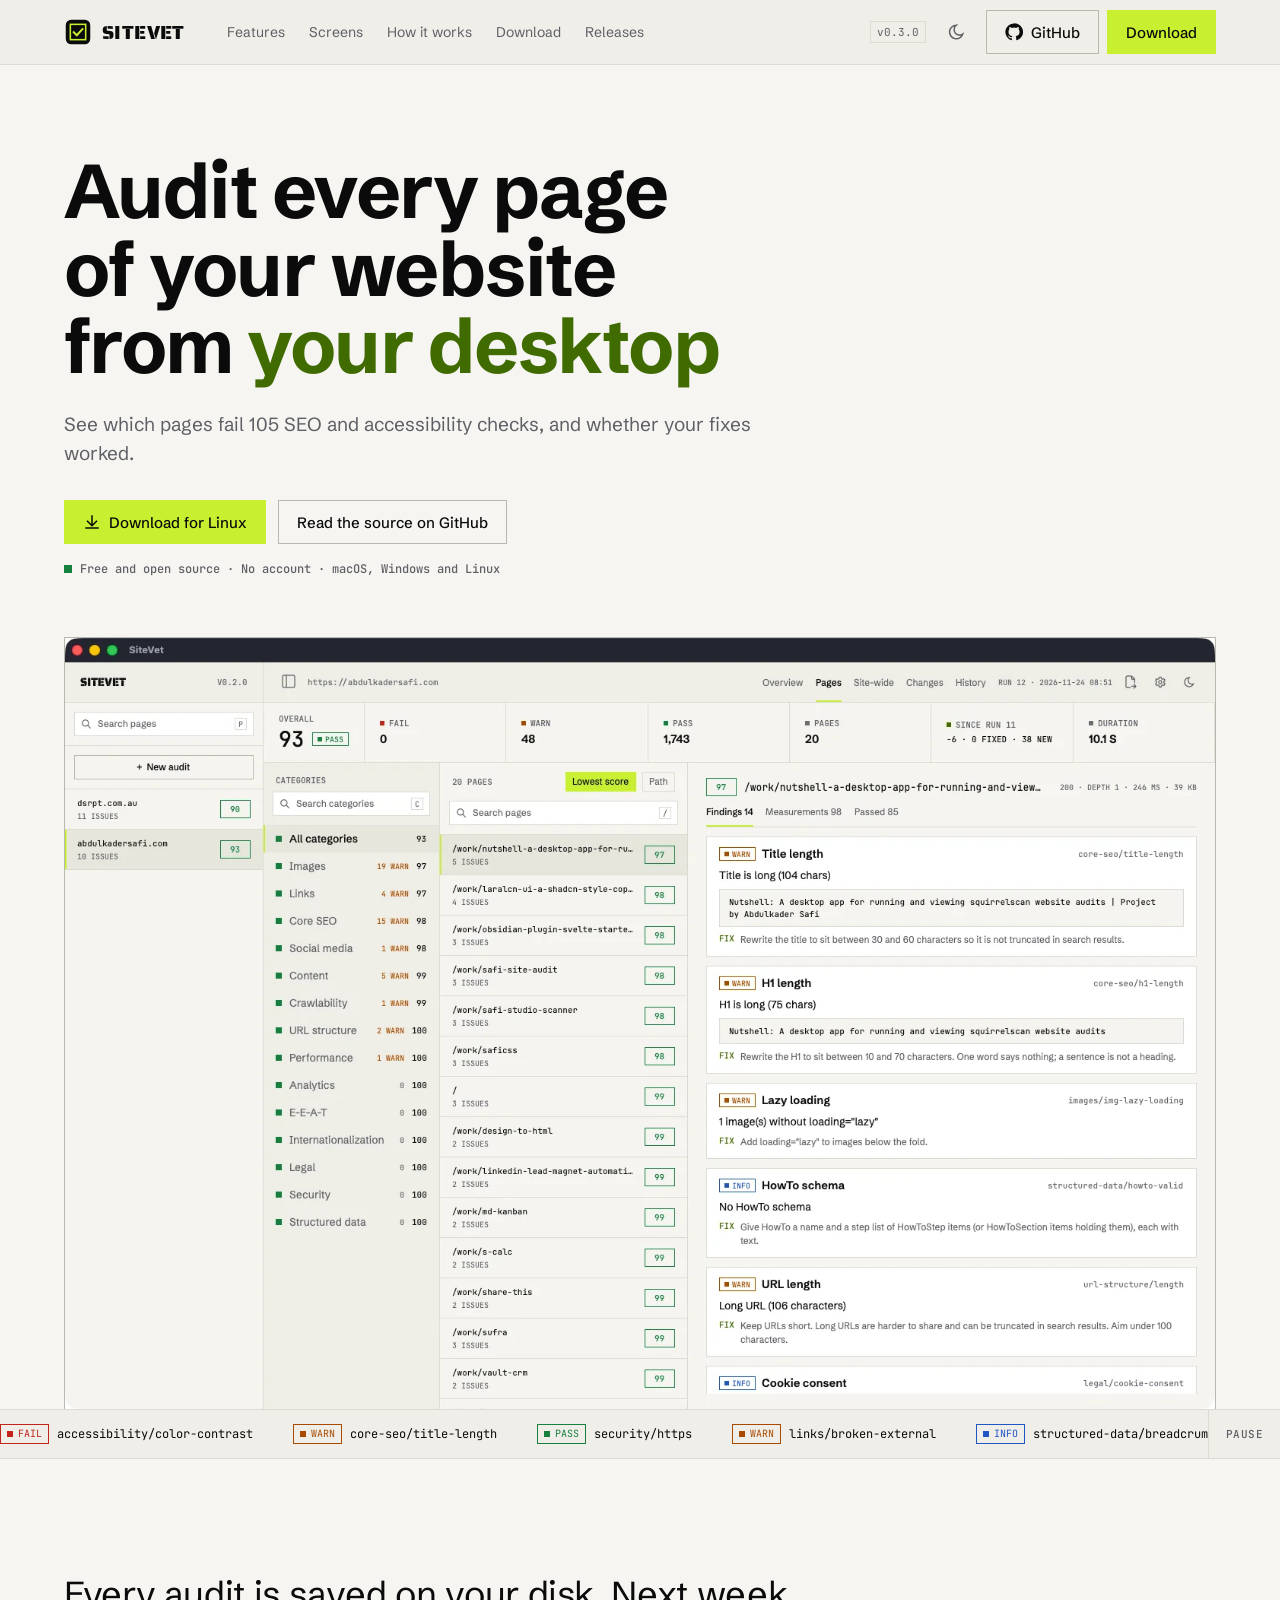
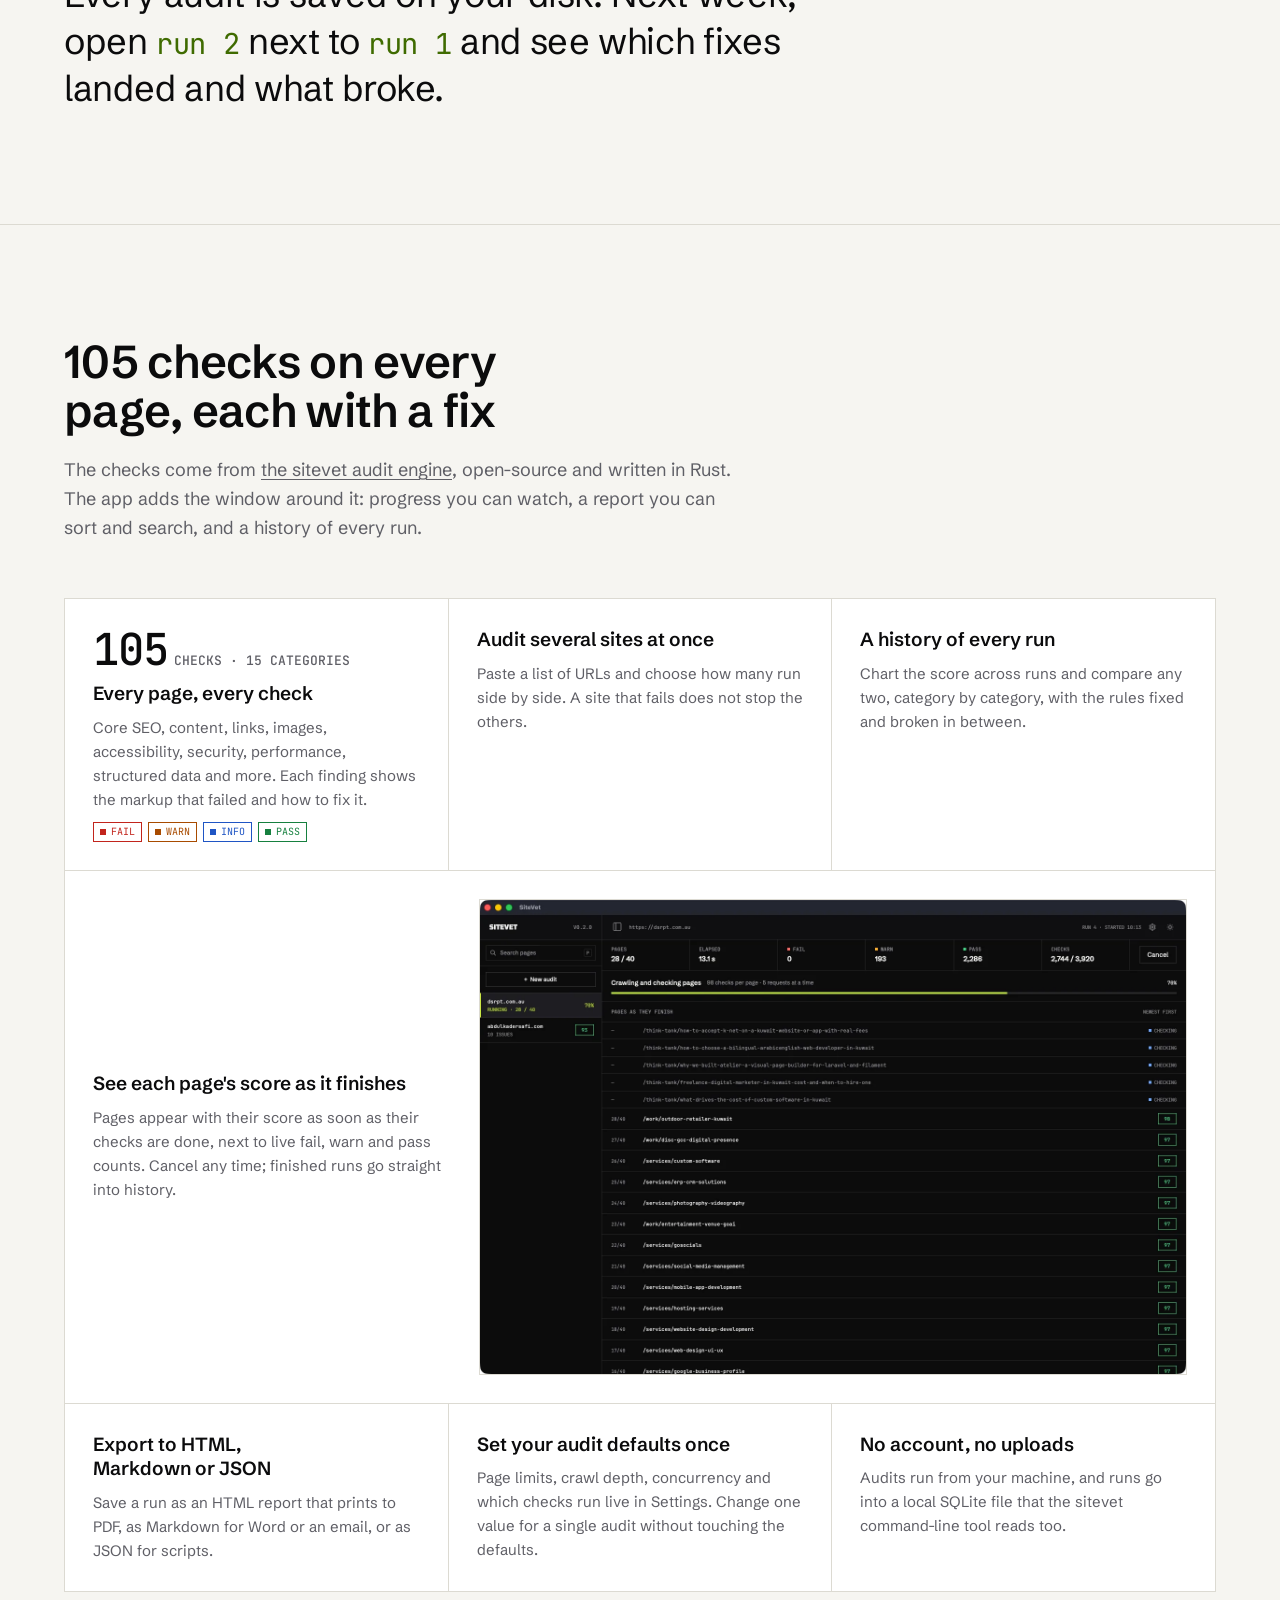
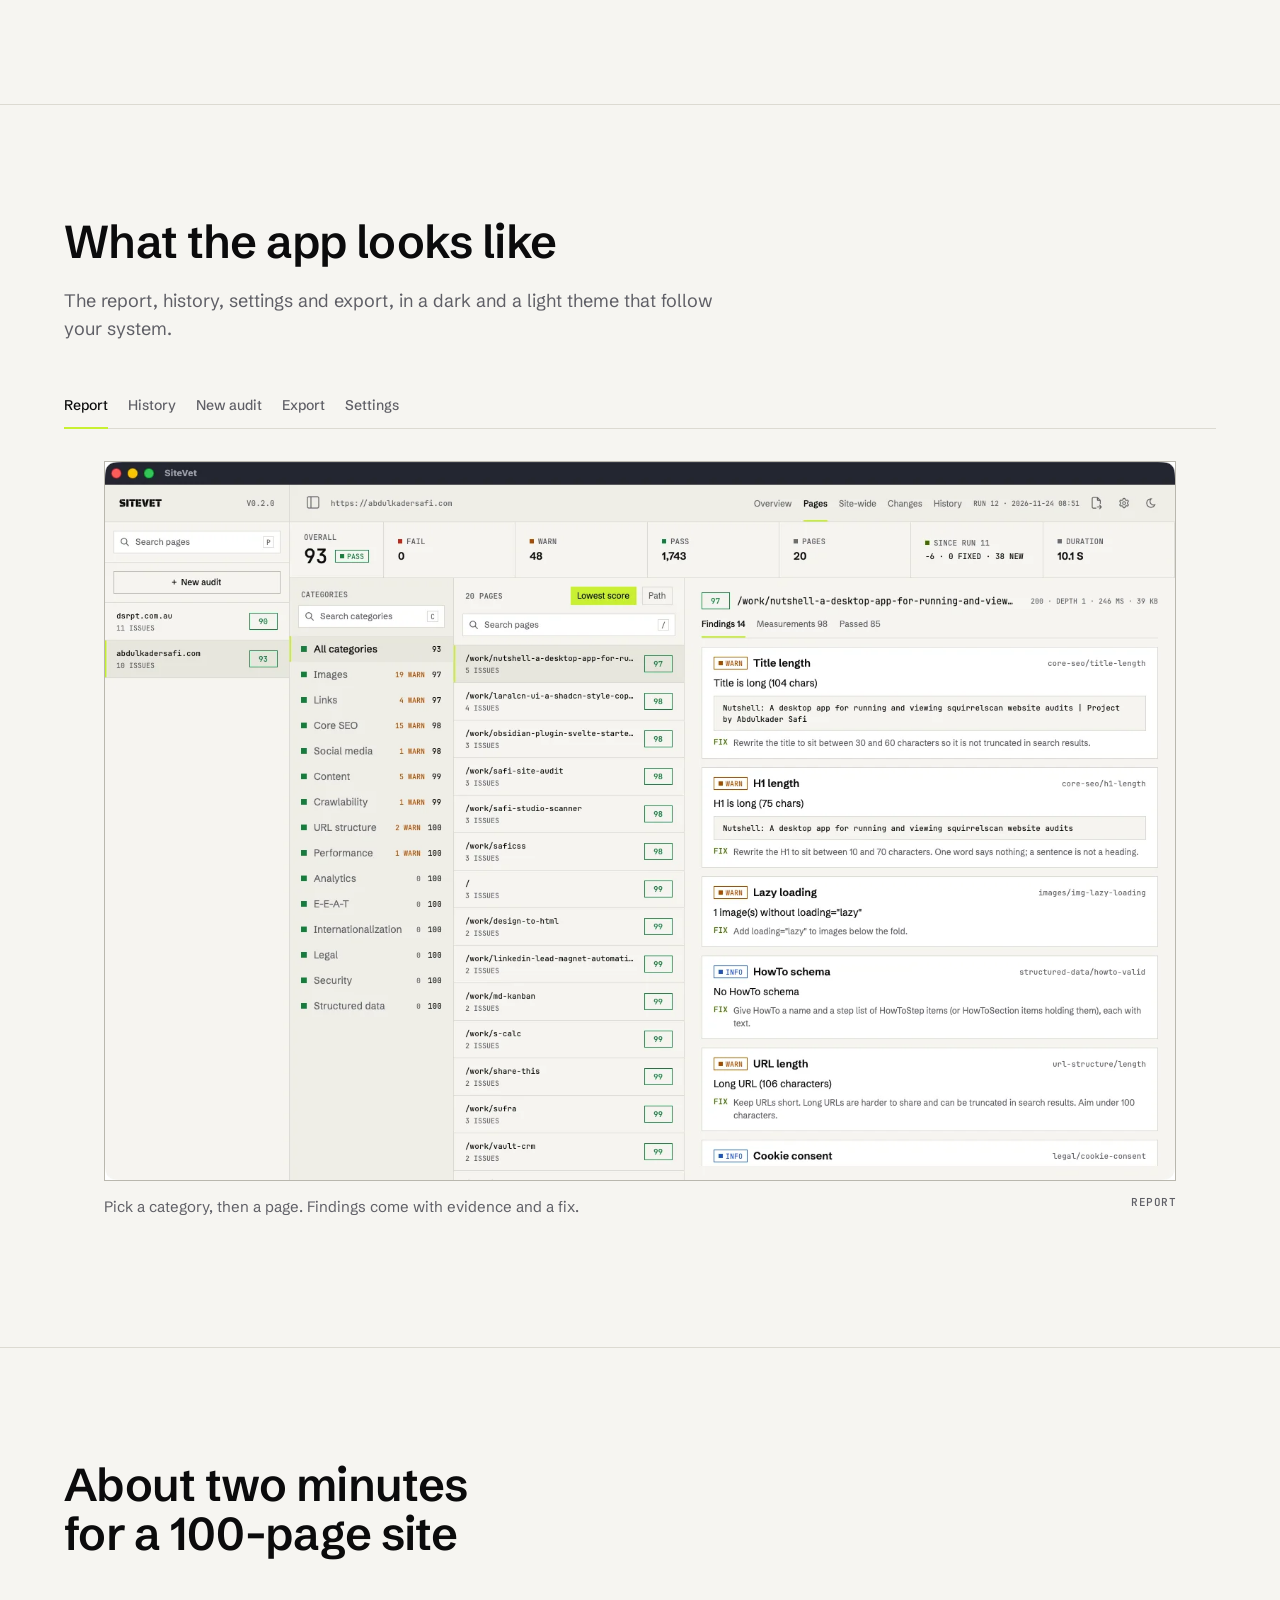
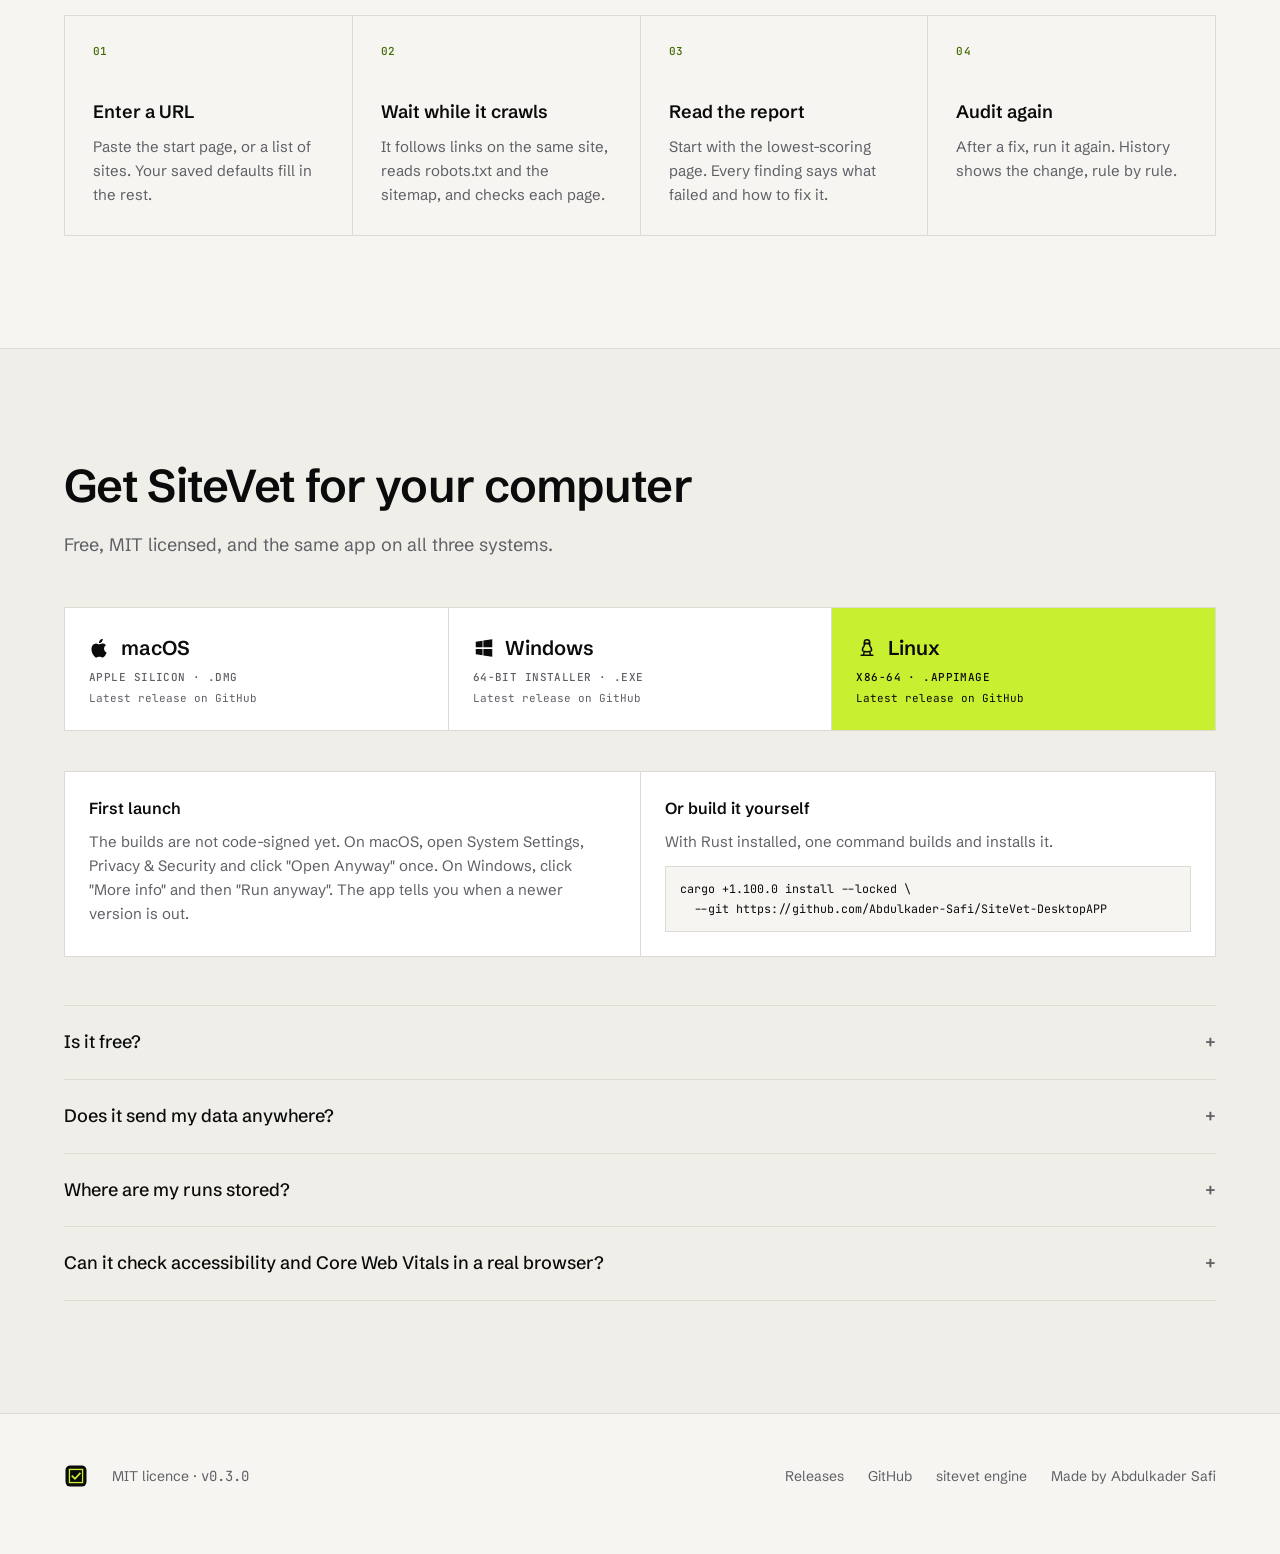
<file: docs/index.html>
<!doctype html>
<html lang="en" data-theme="dark">
  <head>
    <meta charset="utf-8" />
    <meta name="viewport" content="width=device-width, initial-scale=1" />
    <title>SiteVet: free desktop website audit for SEO and accessibility</title>
    <meta
      name="description"
      content="SiteVet is a free, open-source desktop app that crawls a website and runs 105 SEO, accessibility, security and performance checks on every page. It keeps every run, so you can see the score change. macOS, Windows and Linux."
    />
    <meta property="og:title" content="SiteVet: free desktop website audit for SEO and accessibility" />
    <meta
      property="og:description"
      content="105 checks on every page, run from your own computer. Every run is kept, so you can see whether a fix moved the score."
    />
    <meta property="og:image" content="https://abdulkader-safi.github.io/SiteVet-DesktopAPP/img/og.png" />
    <meta property="og:image:width" content="1200" />
    <meta property="og:image:height" content="630" />
    <meta property="og:image:alt" content="SiteVet: audit a website on your own machine. The app's page report next to the headline." />
    <meta property="og:url" content="https://abdulkader-safi.github.io/SiteVet-DesktopAPP/" />
    <meta property="og:type" content="website" />
    <meta name="twitter:card" content="summary_large_image" />
    <meta name="twitter:image" content="https://abdulkader-safi.github.io/SiteVet-DesktopAPP/img/og.png" />
    <meta name="theme-color" content="#0B0B0C" />
    <link rel="icon" type="image/svg+xml" href="img/icon.svg" />
    <link rel="apple-touch-icon" href="img/icon.png" />
    <link rel="preconnect" href="https://fonts.googleapis.com" />
    <link rel="preconnect" href="https://fonts.gstatic.com" crossorigin />
    <link
      href="https://fonts.googleapis.com/css2?family=JetBrains+Mono:wght@400;500&family=Saira+Stencil+One&family=Schibsted+Grotesk:wght@400;500;600;700&display=swap"
      rel="stylesheet"
    />
    <link rel="stylesheet" href="style.css" />
    <script src="theme.js"></script>
  </head>
  <body>
    <a class="skip" href="#main">Skip to content</a>

    <header class="nav">
      <div class="wrap nav-bar">
        <a class="brand" href="#top" aria-label="SiteVet home">
          <img src="img/icon.svg" width="28" height="28" alt="" />
          SITEVET
        </a>
        <nav class="nav-links" aria-label="Sections">
          <a href="#features">Features</a>
          <a href="#screens">Screens</a>
          <a href="#how">How it works</a>
          <a href="#download">Download</a>
          <a href="releases.html">Releases</a>
        </nav>
        <div class="nav-right">
          <span class="ver" data-version>v0.3.0</span>
          <button class="icon-btn" type="button" data-theme-toggle aria-label="Switch to light theme">
            <svg class="only-dark" viewBox="0 0 16 16" fill="none" stroke="currentColor" stroke-width="1.3" aria-hidden="true">
              <circle cx="8" cy="8" r="2.7" />
              <path d="M8 1.5v1.3M8 13.2v1.3M1.5 8h1.3M13.2 8h1.3M3.4 3.4l.9.9M11.7 11.7l.9.9M3.4 12.6l.9-.9M11.7 4.3l.9-.9" />
            </svg>
            <svg class="only-light" viewBox="0 0 16 16" fill="none" stroke="currentColor" stroke-width="1.3" aria-hidden="true">
              <path d="M8.3 2a6 6 0 1 0 5.7 7.8A4.7 4.7 0 0 1 8.3 2Z" />
            </svg>
          </button>
          <a class="btn" href="https://github.com/Abdulkader-Safi/SiteVet-DesktopAPP" aria-label="SiteVet on GitHub">
            <svg viewBox="0 0 24 24" fill="currentColor" aria-hidden="true">
              <path d="M12 .5a11.5 11.5 0 0 0-3.64 22.41c.58.1.79-.25.79-.56v-2c-3.2.7-3.88-1.37-3.88-1.37-.53-1.33-1.28-1.69-1.28-1.69-1.05-.72.08-.7.08-.7 1.16.08 1.77 1.19 1.77 1.19 1.03 1.77 2.7 1.26 3.36.96.1-.75.4-1.26.73-1.55-2.55-.29-5.24-1.28-5.24-5.68 0-1.26.45-2.28 1.19-3.09-.12-.29-.52-1.46.11-3.05 0 0 .97-.31 3.17 1.18a11 11 0 0 1 5.77 0c2.2-1.49 3.17-1.18 3.17-1.18.63 1.59.23 2.76.11 3.05.74.81 1.19 1.83 1.19 3.09 0 4.41-2.69 5.38-5.25 5.67.41.36.78 1.06.78 2.14v3.17c0 .31.21.67.8.56A11.5 11.5 0 0 0 12 .5Z" />
            </svg>
            <span>GitHub</span>
          </a>
          <a class="btn btn-lime" href="#download">Download</a>
        </div>
      </div>
    </header>

    <main id="main">
      <section class="hero" id="top">
        <div class="wrap">
          <h1>Audit every page of your website from <em>your desktop</em></h1>
          <p class="hero-sub">See which pages fail 105 SEO and accessibility checks, and whether your fixes worked.</p>
          <div class="hero-cta">
            <a class="btn btn-lime" href="#download" data-primary>
              <svg viewBox="0 0 24 24" fill="none" stroke="currentColor" stroke-width="2" stroke-linecap="square" aria-hidden="true">
                <path d="M12 4v12M6 11l6 6 6-6M4 20h16" />
              </svg>
              <span data-primary-label>Download free</span>
            </a>
            <a class="btn" href="https://github.com/Abdulkader-Safi/SiteVet-DesktopAPP">Read the source on GitHub</a>
          </div>
          <p class="hero-terms cap"><span class="sq"></span>Free and open source · No account · macOS, Windows and Linux</p>
          <div class="shot hero-shot">
            <!-- The system theme picks the image with no script; a saved site theme overrides it. Only one downloads. -->
            <picture>
              <source id="hero-light" media="(prefers-color-scheme: light)" srcset="img/pages-light.webp" />
              <script>
                (function (src) {
                  var t = document.documentElement.dataset.theme;
                  src.media = t === "light" ? "all" : "not all";
                })(document.getElementById("hero-light"));
              </script>
              <img
                id="hero-img"
                src="img/pages-dark.webp"
                width="1512"
                height="1014"
                fetchpriority="high"
                alt="SiteVet's report: the overall score of 93 with fail, warn and pass counts, a list of categories, pages sorted worst first, and the findings for one page with the fix for each."
              />
            </picture>
          </div>
        </div>
      </section>

      <div class="ticker">
        <div class="ticker-view" aria-hidden="true">
          <div class="ticker-track">
            <span class="tick"><span class="badge c-fail">Fail</span><b>accessibility/color-contrast</b></span>
            <span class="tick"><span class="badge c-warn">Warn</span><b>core-seo/title-length</b></span>
            <span class="tick"><span class="badge c-pass">Pass</span><b>security/https</b></span>
            <span class="tick"><span class="badge c-warn">Warn</span><b>links/broken-external</b></span>
            <span class="tick"><span class="badge c-info">Info</span><b>structured-data/breadcrumb-valid</b></span>
            <span class="tick"><span class="badge c-warn">Warn</span><b>images/img-lazy-loading</b></span>
            <span class="tick"><span class="badge c-fail">Fail</span><b>accessibility/link-name</b></span>
            <span class="tick"><span class="badge c-pass">Pass</span><b>crawlability/robots-txt</b></span>
            <span class="tick">RUN 12 · +6 SINCE RUN 11 · 0 NEW</span>
            <span class="tick"><span class="badge c-fail">Fail</span><b>accessibility/color-contrast</b></span>
            <span class="tick"><span class="badge c-warn">Warn</span><b>core-seo/title-length</b></span>
            <span class="tick"><span class="badge c-pass">Pass</span><b>security/https</b></span>
            <span class="tick"><span class="badge c-warn">Warn</span><b>links/broken-external</b></span>
            <span class="tick"><span class="badge c-info">Info</span><b>structured-data/breadcrumb-valid</b></span>
            <span class="tick"><span class="badge c-warn">Warn</span><b>images/img-lazy-loading</b></span>
            <span class="tick"><span class="badge c-fail">Fail</span><b>accessibility/link-name</b></span>
            <span class="tick"><span class="badge c-pass">Pass</span><b>crawlability/robots-txt</b></span>
            <span class="tick">RUN 12 · +6 SINCE RUN 11 · 0 NEW</span>
          </div>
        </div>
        <button class="ticker-toggle" type="button" data-ticker-toggle aria-pressed="false">Pause</button>
      </div>

      <section class="chapter statement">
        <div class="wrap">
          <p>
            Every audit is saved on your disk. Next week, open <em>run 2</em> next to <em>run 1</em> and see which fixes landed and what
            broke.
          </p>
        </div>
      </section>

      <section class="chapter" id="features">
        <div class="wrap">
          <h2>105 checks on every page, each with a fix</h2>
          <p class="lede">
            The checks come from <a href="https://crates.io/crates/sitevet">the sitevet audit engine</a>, open-source and written in Rust. The
            app adds the window around it: progress you can watch, a report you can sort and search, and a history of every run.
          </p>

          <div class="bento">
            <article class="cell">
              <span class="num">105<small>CHECKS · 15 CATEGORIES</small></span>
              <h3>Every page, every check</h3>
              <p>
                Core SEO, content, links, images, accessibility, security, performance, structured data and more. Each finding shows the markup
                that failed and how to fix it.
              </p>
              <div class="badges">
                <span class="badge c-fail">Fail</span>
                <span class="badge c-warn">Warn</span>
                <span class="badge c-info">Info</span>
                <span class="badge c-pass">Pass</span>
              </div>
            </article>
            <article class="cell">
              <h3>Audit several sites at once</h3>
              <p>Paste a list of URLs and choose how many run side by side. A site that fails does not stop the others.</p>
            </article>
            <article class="cell">
              <h3>A history of every run</h3>
              <p>Chart the score across runs and compare any two, category by category, with the rules fixed and broken in between.</p>
            </article>
            <article class="cell full">
              <div class="full-copy">
                <h3>See each page's score as it finishes</h3>
                <p>
                  Pages appear with their score as soon as their checks are done, next to live fail, warn and pass counts. Cancel any time;
                  finished runs go straight into history.
                </p>
              </div>
              <div class="cell-shot">
                <img
                  src="img/running-dark.webp"
                  width="1512"
                  height="1014"
                  loading="lazy"
                  alt="An audit in progress: 28 of 40 pages done, 2,744 of 3,920 checks, and a list of pages with their scores, newest first."
                />
              </div>
            </article>
            <article class="cell">
              <h3>Export to HTML, Markdown or JSON</h3>
              <p>Save a run as an HTML report that prints to PDF, as Markdown for Word or an email, or as JSON for scripts.</p>
            </article>
            <article class="cell">
              <h3>Set your audit defaults once</h3>
              <p>
                Page limits, crawl depth, concurrency and which checks run live in Settings. Change one value for a single audit without
                touching the defaults.
              </p>
            </article>
            <article class="cell">
              <h3>No account, no uploads</h3>
              <p>Audits run from your machine, and runs go into a local SQLite file that the sitevet command-line tool reads too.</p>
            </article>
          </div>
        </div>
      </section>

      <section class="chapter" id="screens">
        <div class="wrap">
          <h2>What the app looks like</h2>
          <p class="lede">The report, history, settings and export, in a dark and a light theme that follow your system.</p>

          <div class="tabs" role="tablist" aria-label="Screens">
            <button type="button" role="tab" id="tab-report" aria-controls="panel-report" aria-selected="true">Report</button>
            <button type="button" role="tab" id="tab-history" aria-controls="panel-history" aria-selected="false" tabindex="-1">History</button>
            <button type="button" role="tab" id="tab-new" aria-controls="panel-new" aria-selected="false" tabindex="-1">New audit</button>
            <button type="button" role="tab" id="tab-export" aria-controls="panel-export" aria-selected="false" tabindex="-1">Export</button>
            <button type="button" role="tab" id="tab-settings" aria-controls="panel-settings" aria-selected="false" tabindex="-1">Settings</button>
          </div>

          <!-- Images with data-light switch to their light version with the theme. -->
          <figure class="panel" role="tabpanel" id="panel-report" aria-labelledby="tab-report">
            <div class="shot">
              <img
                src="img/pages-dark.webp"
                data-dark="img/pages-dark.webp"
                data-light="img/pages-light.webp"
                width="1512"
                height="1014"
                loading="lazy"
                alt="The report: categories on the left, pages worst first in the middle, and the selected page's findings on the right."
              />
            </div>
            <figcaption>
              <span>Pick a category, then a page. Findings come with evidence and a fix.</span><span class="cap">Report</span>
            </figcaption>
          </figure>
          <figure class="panel" role="tabpanel" id="panel-history" aria-labelledby="tab-history" hidden>
            <div class="shot">
              <img
                src="img/history-dark.webp"
                data-dark="img/history-dark.webp"
                data-light="img/history-light.webp"
                width="1512"
                height="1014"
                loading="lazy"
                alt="History: the overall score across 12 runs on a line chart, a category-by-category compare of run 1 and run 12, and the list of runs with their scores."
              />
            </div>
            <figcaption>
              <span>Every run is kept. Compare any two and see what was fixed and what is new.</span><span class="cap">History</span>
            </figcaption>
          </figure>
          <figure class="panel" role="tabpanel" id="panel-new" aria-labelledby="tab-new" hidden>
            <div class="shot">
              <img
                src="img/new-audit-dark.webp"
                width="1512"
                height="1014"
                loading="lazy"
                alt="The new audit form: a start URL, page and depth limits, and switches for rendered checks, robots.txt, external links and comparing with the last run."
              />
            </div>
            <figcaption><span>One site or a list. Starts from your saved defaults.</span><span class="cap">New audit</span></figcaption>
          </figure>
          <figure class="panel" role="tabpanel" id="panel-export" aria-labelledby="tab-export" hidden>
            <div class="shot">
              <img
                src="img/export-dark.webp"
                width="1512"
                height="1014"
                loading="lazy"
                alt="The export menu open over the report, offering an HTML report, Markdown and JSON, each with a line on what it is for."
              />
            </div>
            <figcaption><span>HTML, Markdown or JSON, saved wherever you choose.</span><span class="cap">Export</span></figcaption>
          </figure>
          <figure class="panel" role="tabpanel" id="panel-settings" aria-labelledby="tab-settings" hidden>
            <div class="shot">
              <img
                src="img/settings-dark.webp"
                width="1512"
                height="1014"
                loading="lazy"
                alt="Settings: the app version and links, then the audit defaults with page limits and check switches."
              />
            </div>
            <figcaption><span>The defaults every new audit starts from.</span><span class="cap">Settings</span></figcaption>
          </figure>
        </div>
      </section>

      <section class="chapter" id="how">
        <div class="wrap">
          <h2>About two minutes for a 100-page site</h2>
          <div class="steps">
            <div class="step">
              <span class="cap">01</span>
              <h3>Enter a URL</h3>
              <p>Paste the start page, or a list of sites. Your saved defaults fill in the rest.</p>
            </div>
            <div class="step">
              <span class="cap">02</span>
              <h3>Wait while it crawls</h3>
              <p>It follows links on the same site, reads robots.txt and the sitemap, and checks each page.</p>
            </div>
            <div class="step">
              <span class="cap">03</span>
              <h3>Read the report</h3>
              <p>Start with the lowest-scoring page. Every finding says what failed and how to fix it.</p>
            </div>
            <div class="step">
              <span class="cap">04</span>
              <h3>Audit again</h3>
              <p>After a fix, run it again. History shows the change, rule by rule.</p>
            </div>
          </div>
        </div>
      </section>

      <section class="final" id="download">
        <div class="wrap">
          <h2>Get SiteVet for your computer</h2>
          <p class="lede">Free, MIT licensed, and the same app on all three systems.</p>

          <div class="dl">
            <a data-os="mac" href="https://github.com/Abdulkader-Safi/SiteVet-DesktopAPP/releases/latest">
              <span class="os">
                <svg viewBox="0 0 24 24" fill="currentColor" aria-hidden="true">
                  <path
                    d="M16.4 12.6c0-2.5 2-3.6 2.1-3.7-1.2-1.7-3-1.9-3.6-1.9-1.5-.2-3 .9-3.8.9-.8 0-2-.9-3.3-.9-1.7 0-3.3 1-4.2 2.5-1.8 3.1-.5 7.8 1.3 10.3.9 1.2 1.9 2.6 3.2 2.6 1.3-.1 1.8-.8 3.3-.8 1.5 0 2 .8 3.3.8 1.4 0 2.3-1.3 3.1-2.5 1-1.4 1.4-2.8 1.4-2.9 0 0-2.8-1.1-2.8-4.4ZM14 5.2c.7-.8 1.2-2 1-3.2-1 .1-2.2.7-3 1.5-.6.7-1.2 1.9-1 3.1 1.1.1 2.3-.6 3-1.4Z"
                  />
                </svg>
                macOS
              </span>
              <span class="cap">Apple silicon · .dmg</span>
              <span class="meta" data-meta>Latest release on GitHub</span>
            </a>
            <a data-os="win" href="https://github.com/Abdulkader-Safi/SiteVet-DesktopAPP/releases/latest">
              <span class="os">
                <svg viewBox="0 0 24 24" fill="currentColor" aria-hidden="true">
                  <path d="M3 5.1 10.4 4v7.1H3Zm0 13.8 7.4 1.1V13H3ZM11.3 3.9 21 2.5v8.6h-9.7Zm0 16.2L21 21.5V13h-9.7Z" />
                </svg>
                Windows
              </span>
              <span class="cap">64-bit installer · .exe</span>
              <span class="meta" data-meta>Latest release on GitHub</span>
            </a>
            <a data-os="linux" href="https://github.com/Abdulkader-Safi/SiteVet-DesktopAPP/releases/latest">
              <span class="os">
                <svg viewBox="0 0 24 24" fill="none" stroke="currentColor" stroke-width="1.6" aria-hidden="true">
                  <path
                    d="M5 20h14M8 20l1-4M16 20l-1-4M12 3a3 3 0 0 0-3 3v3.5C7.6 11 7 12.8 7 14.5 7 15.9 9.2 16 12 16s5-.1 5-1.5c0-1.7-.6-3.5-2-5V6a3 3 0 0 0-3-3Z"
                  />
                  <circle cx="10.6" cy="7" r=".6" fill="currentColor" />
                  <circle cx="13.4" cy="7" r=".6" fill="currentColor" />
                </svg>
                Linux
              </span>
              <span class="cap">x86-64 · .AppImage</span>
              <span class="meta" data-meta>Latest release on GitHub</span>
            </a>
          </div>

          <div class="source">
            <div>
              <h3>First launch</h3>
              <p>
                The builds are not code-signed yet. On macOS, open System Settings, Privacy &amp; Security and click "Open Anyway" once. On
                Windows, click "More info" and then "Run anyway". The app tells you when a newer version is out.
              </p>
            </div>
            <div>
              <h3>Or build it yourself</h3>
              <p>With Rust installed, one command builds and installs it.</p>
              <pre><code>cargo +1.100.0 install --locked \
  --git https://github.com/Abdulkader-Safi/SiteVet-DesktopAPP</code></pre>
            </div>
          </div>

          <div class="faq">
            <details>
              <summary>Is it free?</summary>
              <p>Yes. SiteVet and the sitevet engine are both MIT licensed, and the source is on GitHub.</p>
            </details>
            <details>
              <summary>Does it send my data anywhere?</summary>
              <p>
                No. Your computer fetches the pages of the site you audit, and the results stay in a file on your disk. The only other request is
                a check against GitHub for a newer version when the app starts.
              </p>
            </details>
            <details>
              <summary>Where are my runs stored?</summary>
              <p>
                In <code>history.db</code> in your system's data folder, for example <code>~/Library/Application Support/sitevet</code> on a Mac.
                The sitevet command-line tool uses the same file, so runs from either one show up in both.
              </p>
            </details>
            <details>
              <summary>Can it check accessibility and Core Web Vitals in a real browser?</summary>
              <p>
                Yes. Turn on "Rendered checks in Chrome" and it runs axe-core and measures Core Web Vitals in the Chrome already installed on your
                computer.
              </p>
            </details>
          </div>
        </div>
      </section>
    </main>

    <footer>
      <div class="wrap foot">
        <a class="foot-brand" href="#top" aria-label="Back to the top">
          <img src="img/icon.svg" width="24" height="24" alt="" />
        </a>
        <span>MIT licence · <span class="mono" data-version>v0.3.0</span></span>
        <span class="grow"></span>
        <a href="releases.html">Releases</a>
        <a href="https://github.com/Abdulkader-Safi/SiteVet-DesktopAPP">GitHub</a>
        <a href="https://crates.io/crates/sitevet">sitevet engine</a>
        <a href="https://abdulkadersafi.com">Made by Abdulkader Safi</a>
      </div>
    </footer>

    <script src="site.js"></script>
  </body>
</html>
</file>
<file: docs/style.css>
/* SiteVet site, ink and lime style: square corners, 1px hairlines, no shadows. */

:root,
:root[data-theme="dark"] {
  --bg-app: #0b0b0c;
  --bg-sunken: #0f0f11;
  --bg-surface: #141416;
  --bg-raised: #1e1e22;
  --border: #2a2a2f;
  --border-strong: #3a3a41;
  --text: #f2f2ee;
  --muted: #9b9ba3;
  --accent-bg: #c8f031;
  --accent-bg-hover: #a9d10f;
  --accent-text: #c8f031;
  --accent-on: #0b0b0c;
  --accent-tint: rgb(200 240 49 / 12%);
  --pass: #3ddc84;
  --warn: #ffb020;
  --fail: #ff6b63;
  --info: #6fa8ff;
  --skip: #8a8a93;
  color-scheme: dark;
}

:root[data-theme="light"] {
  --bg-app: #f6f5f1;
  --bg-sunken: #efeee8;
  --bg-surface: #ffffff;
  --bg-raised: #e8e6de;
  --border: #dcdad2;
  --border-strong: #b9b7ae;
  --text: #0b0b0c;
  --muted: #5f5f66;
  --accent-text: #3f6b00;
  --accent-tint: rgb(200 240 49 / 25%);
  --pass: #16803f;
  --warn: #a84b00;
  --fail: #c2241c;
  --info: #1f55c4;
  --skip: #6b6b74;
  color-scheme: light;
}

:root {
  --font-ui: "Schibsted Grotesk", Inter, system-ui, sans-serif;
  --font-mono: "JetBrains Mono", ui-monospace, Menlo, monospace;
  --font-brand: "Saira Stencil One", var(--font-ui);
  --wrap: 1200px;
  --ease: cubic-bezier(0.2, 0.7, 0.2, 1);
}

* {
  box-sizing: border-box;
}

html {
  scroll-behavior: smooth;
  scroll-padding-top: 72px;
}

body {
  margin: 0;
  background: var(--bg-app);
  color: var(--text);
  font: 16px/1.6 var(--font-ui);
  -webkit-font-smoothing: antialiased;
}

img {
  display: block;
  max-width: 100%;
  height: auto;
}

html {
  scrollbar-color: var(--border-strong) var(--bg-app);
}

a {
  color: inherit;
  text-underline-offset: 3px;
  text-decoration-thickness: 1px;
}

::selection {
  background: var(--accent-tint);
}

:focus-visible {
  outline: 1px solid var(--accent-text);
  outline-offset: 2px;
}

.skip {
  position: absolute;
  left: -999px;
  top: 8px;
  z-index: 100;
  padding: 8px 12px;
  background: var(--accent-bg);
  color: var(--accent-on);
}

.skip:focus {
  left: 8px;
}

.wrap {
  max-width: var(--wrap);
  margin: 0 auto;
  padding: 0 24px;
}

/* Text roles from the guideline. */

.mono,
.cap {
  font-family: var(--font-mono);
}

.cap {
  font-size: 11px;
  line-height: 14px;
  font-weight: 500;
  letter-spacing: 0.04em;
  text-transform: uppercase;
  color: var(--muted);
}

.sq {
  display: inline-block;
  width: 8px;
  height: 8px;
  flex: none;
  background: var(--accent-bg);
}

h1,
h2,
h3 {
  margin: 0;
  font-weight: 600;
  text-wrap: balance;
}

/* Buttons: 44px tall for touch, square, lime for the one primary. */

.btn {
  display: inline-flex;
  align-items: center;
  gap: 8px;
  min-height: 44px;
  padding: 0 18px;
  border: 1px solid var(--border-strong);
  background: transparent;
  color: var(--text);
  font: 500 15px/1 var(--font-ui);
  text-decoration: none;
  cursor: pointer;
  transition:
    background-color 150ms var(--ease),
    border-color 150ms var(--ease);
}

.btn:hover {
  background: var(--bg-raised);
}

.btn svg {
  width: 18px;
  height: 18px;
  flex: none;
}

.btn-lime {
  background: var(--accent-bg);
  border-color: var(--accent-bg);
  color: var(--accent-on);
}

.btn-lime:hover {
  background: var(--accent-bg-hover);
  border-color: var(--accent-bg-hover);
}

.icon-btn {
  display: inline-grid;
  place-items: center;
  width: 44px;
  height: 44px;
  border: 1px solid transparent;
  background: transparent;
  color: var(--muted);
  cursor: pointer;
  transition:
    background-color 150ms var(--ease),
    color 150ms var(--ease);
}

.icon-btn:hover {
  background: var(--bg-raised);
  color: var(--text);
}

.icon-btn svg {
  width: 18px;
  height: 18px;
}

/* Navigation. */

.nav {
  position: sticky;
  top: 0;
  z-index: 40;
  background: var(--bg-sunken);
  border-bottom: 1px solid var(--border);
}

.nav-bar {
  display: flex;
  align-items: center;
  gap: 24px;
  height: 64px;
}

.brand {
  display: inline-flex;
  align-items: center;
  gap: 10px;
  text-decoration: none;
  font: 20px/1 var(--font-brand);
  letter-spacing: 0.02em;
}

.brand img {
  width: 28px;
  height: 28px;
}

.nav-links {
  display: flex;
  gap: 4px;
  margin-left: 8px;
}

.nav-links a {
  padding: 10px 10px;
  color: var(--muted);
  font-size: 14px;
  text-decoration: none;
}

.nav-links a:hover,
.nav-links a[aria-current="page"] {
  color: var(--text);
}

.nav-right {
  display: flex;
  align-items: center;
  gap: 8px;
  margin-left: auto;
}

.ver {
  font: 11px/16px var(--font-mono);
  color: var(--muted);
  padding: 2px 6px;
  border: 1px solid var(--border);
}

/* Hero. */

.hero {
  padding: 88px 0 0;
  border-bottom: 1px solid var(--border);
  overflow: hidden;
}

.hero-terms {
  display: inline-flex;
  align-items: center;
  gap: 8px;
  font-size: 12px;
  line-height: 18px;
  letter-spacing: 0;
  text-transform: none;
}

.hero-terms .sq {
  background: var(--pass);
}

.hero h1 {
  max-width: 14ch;
  font-size: clamp(40px, 6.4vw, 76px);
  line-height: 1.02;
  letter-spacing: -0.02em;
  font-weight: 700;
}

.hero h1 em {
  font-style: normal;
  color: var(--accent-text);
}

.hero-sub {
  max-width: 58ch;
  margin: 24px 0 0;
  color: var(--muted);
  font-size: 19px;
  line-height: 1.55;
}

.hero-cta {
  display: flex;
  flex-wrap: wrap;
  gap: 12px;
  margin-top: 32px;
}

.hero-terms {
  margin: 16px 0 0;
}

.shot {
  border: 1px solid var(--border-strong);
  background: var(--bg-surface);
}

.hero-shot {
  margin-top: 56px;
  border-bottom: 0;
}

/* One image per theme; the other stays hidden. */
:root[data-theme="dark"] .only-light,
:root[data-theme="light"] .only-dark {
  display: none;
}

/* Ticker of real rule IDs. */

.ticker {
  display: flex;
  align-items: stretch;
  border-bottom: 1px solid var(--border);
  background: var(--bg-sunken);
}

.ticker-view {
  flex: 1;
  min-width: 0;
  overflow: hidden;
}

.ticker-toggle {
  flex: none;
  min-width: 72px;
  min-height: 44px;
  padding: 0 16px;
  border: 0;
  border-left: 1px solid var(--border);
  background: var(--bg-sunken);
  color: var(--muted);
  font: 500 11px/14px var(--font-mono);
  letter-spacing: 0.04em;
  text-transform: uppercase;
  cursor: pointer;
}

.ticker-toggle:hover {
  background: var(--bg-raised);
  color: var(--text);
}

.ticker.paused .ticker-track {
  animation-play-state: paused;
}

.ticker-track {
  display: flex;
  gap: 40px;
  width: max-content;
  padding: 14px 0;
  animation: ticker 60s linear infinite;
}

.ticker:hover .ticker-track {
  animation-play-state: paused;
}

.tick {
  display: inline-flex;
  align-items: center;
  gap: 8px;
  font: 12px/16px var(--font-mono);
  color: var(--muted);
  white-space: nowrap;
}

.tick b {
  color: var(--text);
  font-weight: 400;
}

@keyframes ticker {
  to {
    transform: translateX(-50%);
  }
}

/* Sections. */

.chapter {
  padding: 112px 0;
  border-bottom: 1px solid var(--border);
}


.chapter h2,
.final h2 {
  max-width: 22ch;
  font-size: clamp(30px, 4vw, 46px);
  line-height: 1.08;
  letter-spacing: -0.015em;
}

.lede {
  max-width: 62ch;
  margin: 20px 0 0;
  color: var(--muted);
  font-size: 18px;
}

.statement p {
  max-width: 34ch;
  margin: 0;
  font-size: clamp(24px, 3.2vw, 36px);
  line-height: 1.3;
  letter-spacing: -0.01em;
}

.statement em {
  font-style: normal;
  font-family: var(--font-mono);
  font-size: 0.8em;
  color: var(--accent-text);
}

/* Feature grid: hairlines between cells, no gaps. */

.bento {
  display: grid;
  grid-template-columns: repeat(6, 1fr);
  margin-top: 56px;
  border-top: 1px solid var(--border);
  border-left: 1px solid var(--border);
}

.cell {
  grid-column: span 2;
  display: flex;
  flex-direction: column;
  gap: 10px;
  padding: 28px;
  border-right: 1px solid var(--border);
  border-bottom: 1px solid var(--border);
  background: var(--bg-surface);
}

.cell.full {
  grid-column: span 6;
  display: grid;
  grid-template-columns: minmax(0, 1fr) minmax(0, 2fr);
  gap: 32px;
  align-items: center;
}

.full-copy {
  display: flex;
  flex-direction: column;
  gap: 10px;
}

.cell h3 {
  font-size: 19px;
  line-height: 1.3;
}

.cell p {
  margin: 0;
  color: var(--muted);
  font-size: 15px;
}

.cell .num {
  font: 500 44px/1 var(--font-mono);
  letter-spacing: -0.02em;
  color: var(--text);
}

.cell .num small {
  font-size: 13px;
  color: var(--muted);
  letter-spacing: 0;
  margin-left: 6px;
}

.cell-shot {
  min-width: 0;
}

.cell-shot img {
  border: 1px solid var(--border);
}

.badges {
  display: flex;
  flex-wrap: wrap;
  gap: 6px;
}

.badge {
  display: inline-flex;
  align-items: center;
  gap: 5px;
  height: 20px;
  padding: 0 6px;
  border: 1px solid currentColor;
  font: 10px/1 var(--font-mono);
  text-transform: uppercase;
}

.badge::before {
  content: "";
  width: 6px;
  height: 6px;
  background: currentColor;
}

.c-fail {
  color: var(--fail);
}
.c-warn {
  color: var(--warn);
}
.c-pass {
  color: var(--pass);
}
.c-info {
  color: var(--info);
}

/* Screens gallery with tabs. */

.tabs {
  display: flex;
  flex-wrap: wrap;
  gap: 4px 20px;
  margin-top: 40px;
  border-bottom: 1px solid var(--border);
}

.tabs button {
  position: relative;
  min-height: 44px;
  padding: 14px 0 16px;
  border: 0;
  background: none;
  color: var(--muted);
  font: 500 14px/1 var(--font-ui);
  cursor: pointer;
}

.tabs button:hover {
  color: var(--text);
}

.tabs button[aria-selected="true"] {
  color: var(--text);
}

.tabs button[aria-selected="true"]::after {
  content: "";
  position: absolute;
  left: 0;
  right: 0;
  bottom: -1px;
  height: 2px;
  background: var(--accent-bg);
}

.panel {
  margin-top: 32px;
}

.js .panel[hidden] {
  display: none;
}

.panel figcaption {
  display: flex;
  gap: 16px;
  justify-content: space-between;
  margin-top: 14px;
  color: var(--muted);
  font-size: 15px;
}

/* Steps. */

.steps {
  display: grid;
  grid-template-columns: repeat(4, 1fr);
  margin-top: 56px;
  border-top: 1px solid var(--border);
  border-left: 1px solid var(--border);
  counter-reset: step;
}

.step {
  padding: 28px;
  border-right: 1px solid var(--border);
  border-bottom: 1px solid var(--border);
}

.step .cap {
  display: block;
  margin-bottom: 40px;
  color: var(--accent-text);
}

.step h3 {
  font-size: 18px;
}

.step p {
  margin: 8px 0 0;
  color: var(--muted);
  font-size: 15px;
}

/* Downloads. */

.final {
  padding: 112px 0;
  border-bottom: 1px solid var(--border);
  background: var(--bg-sunken);
}

.dl {
  display: grid;
  grid-template-columns: repeat(3, 1fr);
  margin-top: 48px;
  border-top: 1px solid var(--border);
  border-left: 1px solid var(--border);
}

.dl a {
  display: flex;
  flex-direction: column;
  gap: 6px;
  padding: 24px;
  border-right: 1px solid var(--border);
  border-bottom: 1px solid var(--border);
  background: var(--bg-surface);
  text-decoration: none;
  transition: background-color 150ms var(--ease);
}

.dl a:hover {
  background: var(--bg-raised);
}

.dl .os {
  display: flex;
  align-items: center;
  gap: 10px;
  font-size: 20px;
  font-weight: 600;
}

.dl .os svg {
  width: 22px;
  height: 22px;
}

.dl .meta {
  font: 11px/16px var(--font-mono);
  color: var(--muted);
  overflow-wrap: anywhere;
}

.dl a.mine {
  background: var(--accent-bg);
  color: var(--accent-on);
}

.dl a.mine .meta,
.dl a.mine .cap {
  color: var(--accent-on);
}

.dl a.mine:hover {
  background: var(--accent-bg-hover);
}

.source {
  margin-top: 40px;
  display: grid;
  grid-template-columns: minmax(0, 1fr) minmax(0, 1fr);
  gap: 0;
  border: 1px solid var(--border);
  background: var(--bg-surface);
}

.source > div {
  min-width: 0;
  padding: 24px;
}

.source > div + div {
  border-left: 1px solid var(--border);
}

.source h3 {
  font-size: 16px;
  margin-bottom: 8px;
}

.source p {
  margin: 0;
  color: var(--muted);
  font-size: 15px;
}

pre {
  margin: 12px 0 0;
  padding: 12px 14px;
  overflow-x: auto;
  border: 1px solid var(--border);
  background: var(--bg-app);
  font: 13px/20px var(--font-mono);
}

code {
  font-family: var(--font-mono);
  font-size: 0.9em;
}

/* FAQ. */

.faq {
  margin-top: 48px;
  border-top: 1px solid var(--border);
}

.faq details {
  border-bottom: 1px solid var(--border);
}

.faq summary {
  display: flex;
  justify-content: space-between;
  gap: 16px;
  padding: 22px 0;
  cursor: pointer;
  font-size: 18px;
  font-weight: 500;
  list-style: none;
}

.faq summary::-webkit-details-marker {
  display: none;
}

.faq summary::after {
  content: "+";
  font-family: var(--font-mono);
  color: var(--muted);
}

.faq details[open] summary::after {
  content: "\2212";
}

.faq details p {
  max-width: 70ch;
  margin: 0 0 22px;
  color: var(--muted);
}

/* Footer. */

footer {
  padding: 40px 0 56px;
}

.foot {
  display: flex;
  flex-wrap: wrap;
  align-items: center;
  gap: 12px 24px;
  color: var(--muted);
  font-size: 14px;
}

.foot .grow {
  flex: 1;
}

.foot a {
  display: inline-flex;
  align-items: center;
  min-height: 44px;
  color: var(--muted);
  text-decoration: none;
}

.foot a:hover {
  color: var(--text);
}

/* Releases page. */

.page-head {
  padding: 72px 0 40px;
  border-bottom: 1px solid var(--border);
}

.page-head h1 {
  font-size: clamp(36px, 5vw, 56px);
  line-height: 1.05;
  letter-spacing: -0.02em;
}

.log-table {
  width: 100%;
  margin: 40px 0 96px;
  border-collapse: collapse;
  border: 1px solid var(--border);
}

.log-table th {
  padding: 12px 16px;
  text-align: left;
  border-bottom: 1px solid var(--border);
  background: var(--bg-sunken);
}

.log-table td {
  padding: 20px 16px;
  vertical-align: top;
  border-bottom: 1px solid var(--border);
  background: var(--bg-surface);
}

.log-table .tag {
  font: 13px/20px var(--font-mono);
  color: var(--text);
  text-decoration: none;
  padding: 2px 6px;
  border: 1px solid var(--border-strong);
}

.log-table .tag.latest {
  background: var(--accent-bg);
  border-color: var(--accent-bg);
  color: var(--accent-on);
}

.log-table .when {
  font: 12px/20px var(--font-mono);
  color: var(--muted);
  white-space: nowrap;
}

.log-table .md {
  color: var(--muted);
  font-size: 15px;
}

.log-table .md p {
  margin: 0 0 8px;
  color: var(--text);
}

.log-table .md ul {
  margin: 0;
  padding-left: 18px;
}

.log-table .md li + li {
  margin-top: 6px;
}

.log-table .files {
  display: flex;
  flex-direction: column;
  gap: 6px;
}

.log-table .files a {
  font: 12px/16px var(--font-mono);
  color: var(--accent-text);
  text-decoration: none;
}

.log-table .files a:hover {
  text-decoration: underline;
}

/* Layout at smaller widths. */

@media (max-width: 960px) {
  .nav-links {
    display: none;
  }

  .bento {
    grid-template-columns: 1fr 1fr;
  }

  .cell {
    grid-column: span 1;
  }

  .cell.full {
    grid-column: span 2;
    grid-template-columns: 1fr;
  }

  .steps {
    grid-template-columns: 1fr 1fr;
  }

  .source {
    grid-template-columns: 1fr;
  }

  .source > div + div {
    border-left: 0;
    border-top: 1px solid var(--border);
  }
}

@media (max-width: 560px) {
  .wrap {
    padding: 0 16px;
  }

  .nav .btn span,
  .nav .ver {
    display: none;
  }

  .hero {
    padding-top: 56px;
  }

  .chapter,
  .final {
    padding: 72px 0;
  }

  .bento,
  .steps,
  .dl {
    grid-template-columns: 1fr;
  }

  .cell.full {
    grid-column: span 1;
  }

  .log-table thead {
    display: none;
  }

  .log-table td {
    display: block;
    border-bottom: 0;
  }

  .log-table tr {
    display: block;
    border-bottom: 1px solid var(--border);
  }
}

@media (prefers-reduced-motion: reduce) {
  html {
    scroll-behavior: auto;
  }

  .ticker-track {
    animation: none;
    flex-wrap: wrap;
    width: auto;
    padding: 14px 24px;
  }

  .ticker-toggle {
    display: none;
  }


  .btn,
  .icon-btn,
  .dl a {
    transition: none;
  }
}
</file>
